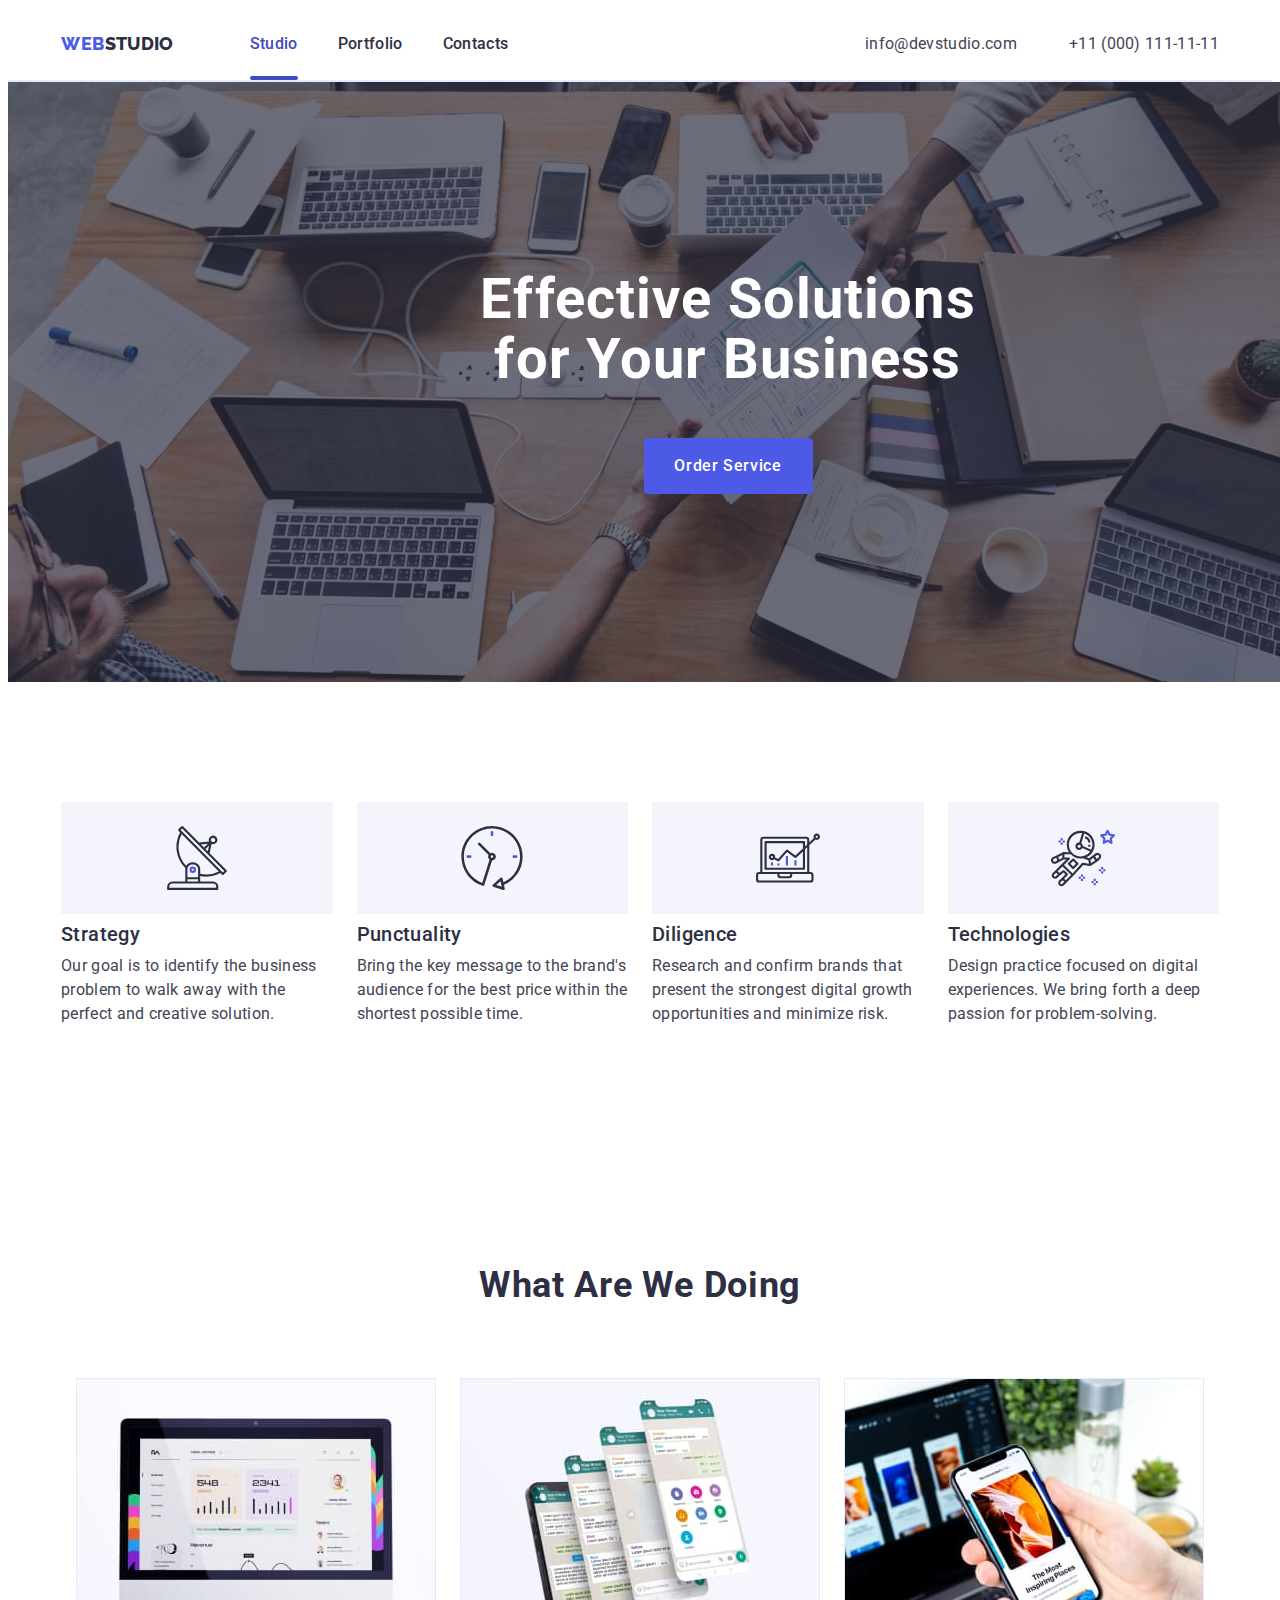
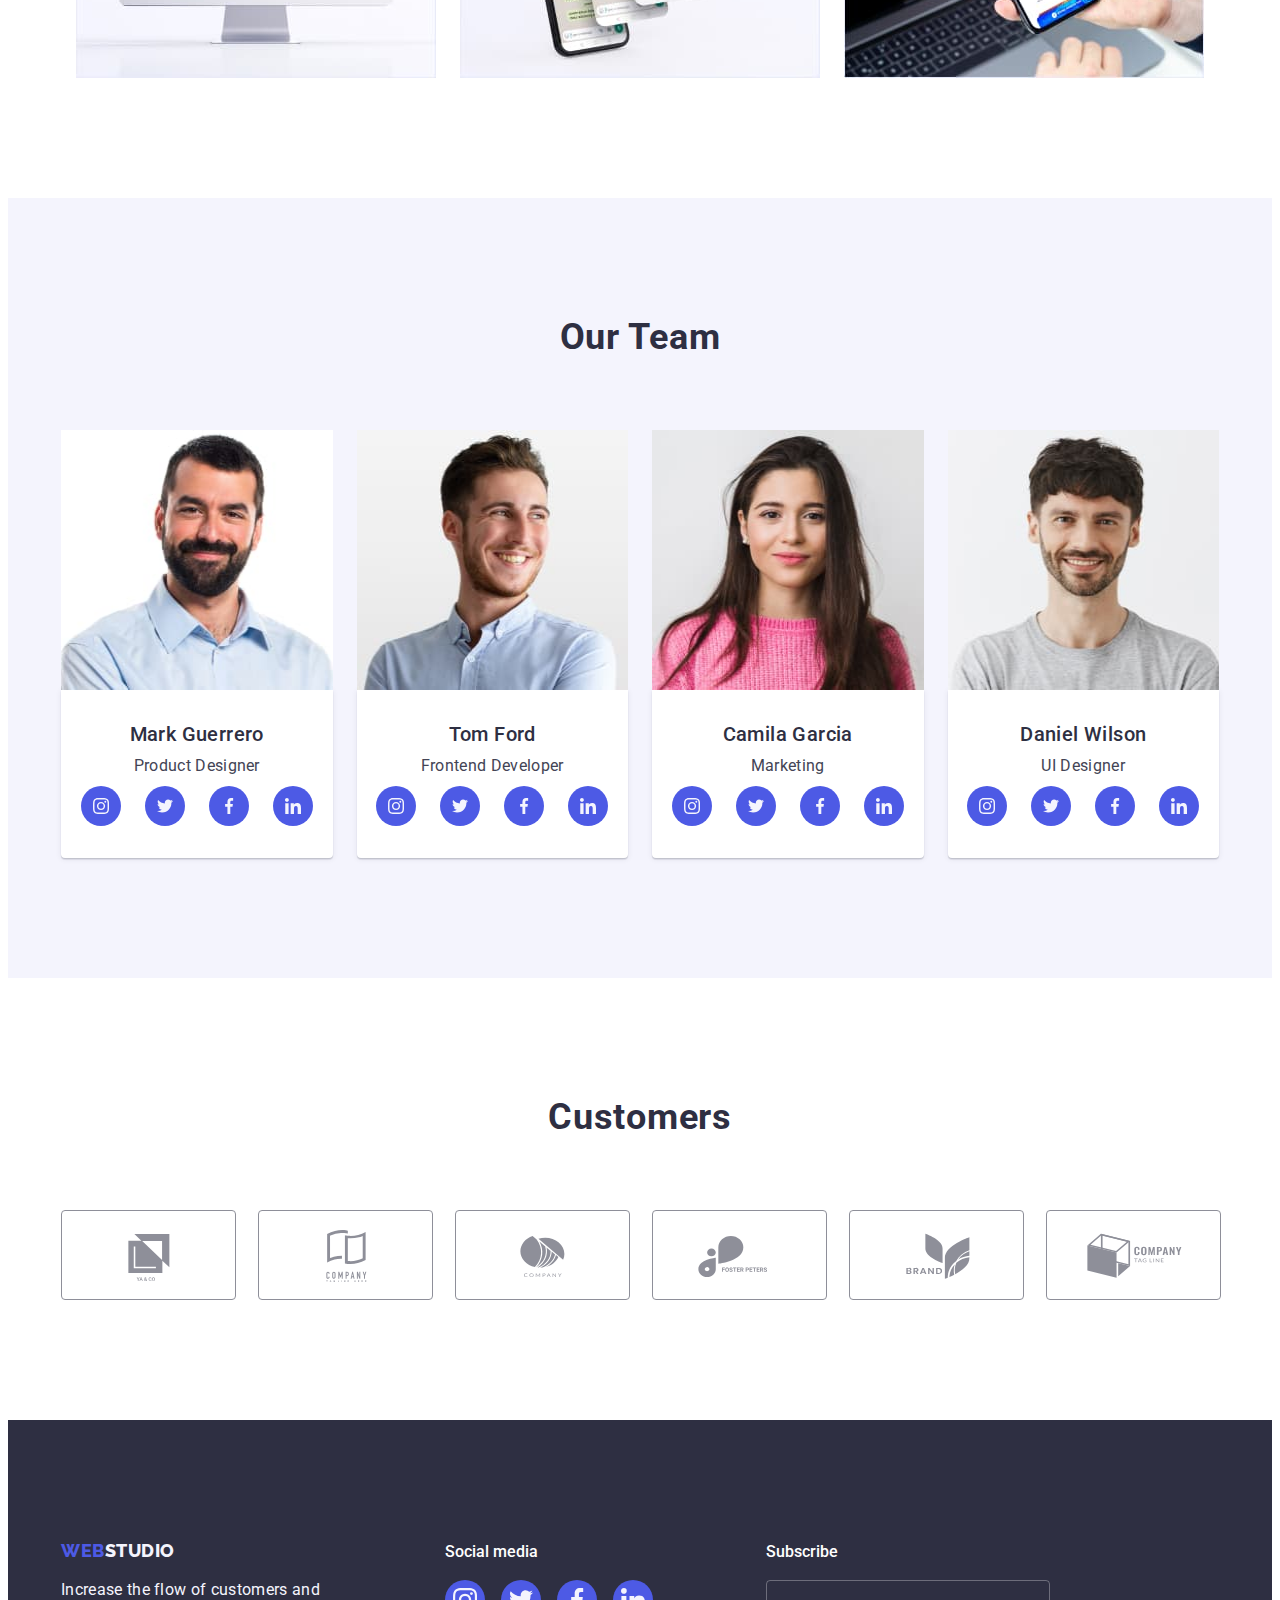
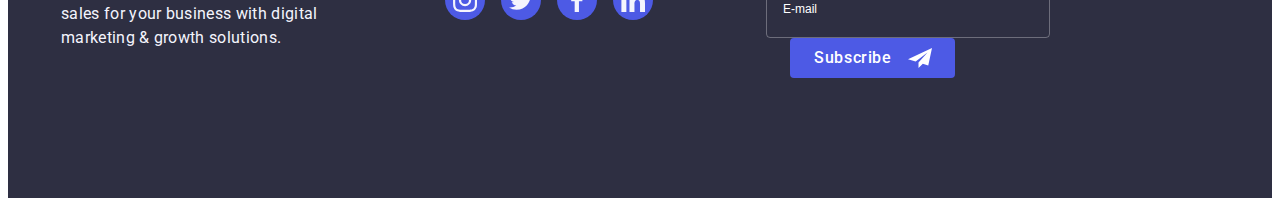
<file: index.html>
<!DOCTYPE html>
<html lang="en">
  <head>
    <meta charset="UTF-8" />
    <meta http-equiv="X-UA-Compatible" content="IE=edge" />
    <meta name="viewport" content="width=device-width, initial-scale=1.0" />
    <title>Webstudio</title>
    <link rel="preconnect" href="https://fonts.googleapis.com" />
    <link rel="preconnect" href="https://fonts.gstatic.com" crossorigin />
    <link
      href="https://fonts.googleapis.com/css2?family=Raleway:wght@800&family=Roboto:wght@400;500;700;900&display=swap"
      rel="stylesheet"
    />
    <link
      rel="stylesheet"
      href="https://cdnjs.cloudflare.com/ajax/libs/modern-normalize/1.1.0/modern-normalize.min.css"
      integrity="sha512-wpPYUAdjBVSE4KJnH1VR1HeZfpl1ub8YT/NKx4PuQ5NmX2tKuGu6U/JRp5y+Y8XG2tV+wKQpNHVUX03MfMFn9Q=="
      crossorigin="anonymous"
      referrerpolicy="no-referrer"
    />
    <link rel="stylesheet" href="./css/styles.css" />
  </head>
  <body>
    <header class="header">
      <div class="container main-nav">
        <nav class="header-nav list">
          <a class="logo link" href="./index.html"
            >Web<span class="logo-studio">Studio</span>
          </a>
            <div><button type="button" class="menu_button" data-menu-open>
              <svg width="29.54" height="18.62"><use class="icon_menu" href="./images/icon.svg#icon-charm_menu-1"></use></svg>
            </button></div>
            <!---------- !!!!!!!!!!!!!! -------------->
            <div class="menu-mobile is-hidden" data-menu>
              <div>
              <button type="button" class="close_button" data-menu-close>
                <svg width="8" height="8"><use class="icon_close" href="./images/icon.svg#icon-close-1"></use></svg>
              </button>
                <ul class="menu-mobile-list list">
                <li class="menu-mobile-item">
                  <a class="menu-mobile-item link" href="./index.html">Studio</a>
                </li>
                <li class="menu-mobile-item">
                  <a class="menu-mobile-item link" href="./portfolio.html">Portfolio</a>
                </li>
                <li class="menu-mobile-item">
                  <a class="menu-mobile-item current link" href="">Contacts</a>
                </li></ul>
            </div>
            <div>
              <address class="contacts-address">
              <ul class="menu-contacts list">
                <li class="menu-cont-li">
                  <a class="menu-phone link" href="tel:+110001111111"
                    >+11 (000) 111-11-11</a></li>
                <li class="menu-cont-li">
                  <a class="menu-email link" href="mailto:info@devstudio.com"
                    >info@devstudio.com</a></li>
              </ul></address>
              <ul class="ul menu-socs list">
                <li class="team-soc-item">
                  <a class="team-soc-link link" href=""><svg width="24" height="24" class="team-soc-icon">
                      <use href="./images/icon.svg#icon-instagram-2"></use></svg></a></li>
                <li class="team-soc-item">
                  <a class="team-soc-link link" href=""><svg width="24" height="24" class="team-soc-icon">
                      <use href="./images/icon.svg#icon-twitter-1"></use></svg></a></li>
                <li class="team-soc-item">
                  <a class="team-soc-link link" href=""><svg width="24" height="24" class="team-soc-icon">
                      <use href="./images/icon.svg#icon-facebook-1"></use></svg></a></li>
                <li class="team-soc-item">
                  <a class="team-soc-link link" href=""><svg width="24" height="24" class="team-soc-icon">
                      <use href="./images/icon.svg#icon-linkedin-1"></use></svg></a></li>
              </ul>
            </div>
            </div>
            <!------------- !!!!!!!!!!! --------------->
          <ul class="header-list list">
            <li class="item">
              <a class="header-item current link" href="./index.html">Studio</a>
            </li>
            <li class="item">
              <a class="header-item link" href="./portfolio.html">Portfolio</a>
            </li>
            <li class="item">
              <a class="header-item link" href="">Contacts</a>
            </li>
          </ul>
        </nav>
        <address class="contacts-address">
          <ul class="contacts list">
            <li class="item">
              <a class="contact-li link" href="mailto:info@devstudio.com"
                >info@devstudio.com</a>
            </li>
            <li class="item">
              <a class="contact-li link" href="tel:+110001111111"
                >+11 (000) 111-11-11</a>
            </li>
          </ul>
        </address>
      </div>
    </header>
    <main>
      <!-- Main banner -->
      <section class="banner">
        <div class="container">
          <h1 class="banner-title">Effective Solutions for Your Business</h1>
          <button class="banner-btn" data-modal-open type="button">Order Service</button>
        </div>
      </section>
      <!-- About company -->
      <section class="company section">
        <div class="container">
          <h2 class="title-hidder" hidden>features</h2>
          <ul class="about-company list">
            <li class="company_li">
              <div class="icon"><svg width="64" height="64" class="company-icon">
                <use href="./images/icon.svg#icon-antenna-1"></use></svg></div>
              <h3 class="guality-company">Strategy</h3>
              <p class="guality-comp-descr">
                Our goal is to identify the business problem to walk away with
                the perfect and creative solution.
              </p>
            </li>
            <li class="company_li">
              <div class="icon"><svg width="64" height="64" class="company-icon">
                <use href="./images/icon.svg#icon-clock-1"></use></svg></div>
              <h3 class="guality-company">Punctuality</h3>
              <p class="guality-comp-descr">
                Bring the key message to the brand's audience for the best price
                within the shortest possible time.
              </p>
            </li>
            <li class="company_li">
              <div class="icon"><svg width="64" height="64" class="company-icon">
                <use href="./images/icon.svg#icon-diagram-1"></use></svg></div>
              <h3 class="guality-company">Diligence</h3>
              <p class="guality-comp-descr">
                Research and confirm brands that present the strongest digital
                growth opportunities and minimize risk.
              </p>
            </li>
            <li class="company_li">
              <div class="icon"><svg width="64" height="64" class="company-icon">
                <use href="./images/icon.svg#icon-astronaut-1"></use></svg></div>
              <h3 class="guality-company">Technologies</h3>
              <p class="guality-comp-descr">
                Design practice focused on digital experiences. We bring forth a
                deep passion for problem-solving.
              </p>
            </li>
          </ul>
        </div>
      </section>
      <!-- What are we doing -->
      <section class="doing section">
        <div class="container">
          <h2 class="doing-title">What are we doing</h2>
          <ul class="doing-imgs list">
            <li class="doing_li">
              <img
                src="./images/computer.jpg"
                alt="computer"
                srcset="./images/computer.jpg 1x, ./images/computer2x.jpg 2x"
                width="360"
                height="300"
              />
            </li>
            <li class="doing_li">
              <img
                src="./images/phone.jpg"
                alt="phone"
                srcset="./images/phone.jpg 1x, ./images/phone2x.jpg 2x"
                width="360"
                height="300"
              />
            </li>
            <li class="doing_li">
              <img
                src="./images/technologies.jpg"
                alt="technologies"
                srcset="./images/technologies.jpg 1x, ./images/technologies2x.jpg 2x"
                width="360"
                height="300"
              />
            </li>
          </ul>
        </div>
      </section>
      <!-- Our team -->
      <section class="team section">
        <div class="container specially">
          <h2 class="our-team">Our Team</h2>
          <ul class="team_ul list">
            <li class="our_team_li">
              <img class="team_li"
                src="./images/Mark.jpg"
                alt="Mark"
                srcset="./images/Mark.jpg 1x, ./images/Mark2x.jpg 2x"
                width="264"
                height="260"
              />
              <div class="data">
                <h3 class="name">Mark Guerrero</h3>
                <p class="direction">Product Designer</p>
                <ul class="ul team-list list">
                  <li class="team-soc-item">
                    <a class="team-soc-link link" href=""><svg width="16" height="16" class="team-soc-icon">
                        <use href="./images/icon.svg#icon-instagram-2"></use></svg></a></li>
                  <li class="team-soc-item">
                    <a class="team-soc-link link" href=""><svg width="16" height="16" class="team-soc-icon">
                        <use href="./images/icon.svg#icon-twitter-1"></use></svg></a></li>
                  <li class="team-soc-item">
                    <a class="team-soc-link link" href=""><svg width="16" height="16" class="team-soc-icon">
                        <use href="./images/icon.svg#icon-facebook-1"></use></svg></a></li>
                  <li class="team-soc-item">
                    <a class="team-soc-link link" href=""><svg width="16" height="16" class="team-soc-icon">
                        <use href="./images/icon.svg#icon-linkedin-1"></use></svg></a></li>
                </ul>
              </div>
            </li>
            <li class="our_team_li">
              <img class="team_li"
              src="./images/Tom.jpg" 
              alt="Tom"
              srcset="./images/Tom.jpg 1x, ./images/Tom2x.jpg 2x"
              width="264" 
              height="260" 
              />
              <div class="data">
                <h3 class="name">Tom Ford</h3>
                <p class="direction">Frontend Developer</p>
                <ul class="ul team-list list">
                  <li class="team-soc-item">
                    <a class="team-soc-link link" href=""><svg width="16" height="16" class="team-soc-icon">
                        <use href="./images/icon.svg#icon-instagram-2"></use></svg></a></li>
                  <li class="team-soc-item">
                    <a class="team-soc-link link" href=""><svg width="16" height="16" class="team-soc-icon">
                        <use href="./images/icon.svg#icon-twitter-1"></use></svg></a></li>
                  <li class="team-soc-item">
                    <a class="team-soc-link link" href=""><svg width="16" height="16" class="team-soc-icon">
                        <use href="./images/icon.svg#icon-facebook-1"></use></svg></a></li>
                  <li class="team-soc-item">
                    <a class="team-soc-link link" href=""><svg width="16" height="16" class="team-soc-icon">
                        <use href="./images/icon.svg#icon-linkedin-1"></use></svg></a></li>
                </ul>
              </div>
            </li>
            <li class="our_team_li">
              <img class="team_li"
                src="./images/Camila.jpg"
                alt="Camila"
                srcset="./images/Camila.jpg 1x, ./images/Camila2x.jpg 2x"
                width="264"
                height="260"
              />
              <div class="data">
                <h3 class="name">Camila Garcia</h3>
                <p class="direction">Marketing</p>
                <ul class="ul team-list list">
                  <li class="team-soc-item">
                    <a class="team-soc-link link" href=""><svg width="16" height="16" class="team-soc-icon">
                        <use href="./images/icon.svg#icon-instagram-2"></use></svg></a></li>
                  <li class="team-soc-item">
                    <a class="team-soc-link link" href=""><svg width="16" height="16" class="team-soc-icon">
                        <use href="./images/icon.svg#icon-twitter-1"></use></svg></a></li>
                  <li class="team-soc-item">
                    <a class="team-soc-link link" href=""><svg width="16" height="16" class="team-soc-icon">
                        <use href="./images/icon.svg#icon-facebook-1"></use></svg></a></li>
                  <li class="team-soc-item">
                    <a class="team-soc-link link" href=""><svg width="16" height="16" class="team-soc-icon">
                        <use href="./images/icon.svg#icon-linkedin-1"></use></svg></a></li>
                </ul>
              </div>
            </li>
            <li class="our_team_li">
              <img class="team_li"
                src="./images/Daniel.jpg"
                alt="Daniel"
                srcset="./images/Daniel.jpg 1x, ./images/Daniel2x.jpg 2x"
                width="264"
                height="260"
              />
              <div class="data">
                <h3 class="name">Daniel Wilson</h3>
                <p class="direction">UI Designer</p>
                <ul class="ul team-list list">
                  <li class="team-soc-item">
                    <a class="team-soc-link link" href=""><svg width="16" height="16" class="team-soc-icon">
                        <use href="./images/icon.svg#icon-instagram-2"></use></svg></a></li>
                  <li class="team-soc-item">
                    <a class="team-soc-link link" href=""><svg width="16" height="16" class="team-soc-icon">
                        <use href="./images/icon.svg#icon-twitter-1"></use></svg></a></li>
                  <li class="team-soc-item">
                    <a class="team-soc-link link" href=""><svg width="16" height="16" class="team-soc-icon">
                        <use href="./images/icon.svg#icon-facebook-1"></use></svg></a></li>
                  <li class="team-soc-item">
                    <a class="team-soc-link link" href=""><svg width="16" height="16" class="team-soc-icon">
                        <use href="./images/icon.svg#icon-linkedin-1"></use></svg></a></li>
                </ul>
              </div>
            </li>
          </ul>
        </div>
      </section>
      <!-- Customers -->
      <section class="section">
        <div class="container customers">
          <h2 class="title-customers">Customers</h2>
          <ul class="our-customers list">
            <li class="box"><a class="box-icon" href=""><svg width="104" height="56" class="customer-icon">
              <use href="./images/icon.svg#icon-Logo"></use></svg></a></li>
            <li class="box"><a class="box-icon" href=""><svg width="104" height="56" class="customer-icon">
              <use href="./images/icon.svg#icon-Logo-1"></use></svg></a></li>
            <li class="box"><a class="box-icon" href=""><svg width="104" height="56" class="customer-icon">
              <use href="./images/icon.svg#icon-Logo-2"></use></svg></a></li>
            <li class="box"><a class="box-icon" href=""><svg width="104" height="56" class="customer-icon">
              <use href="./images/icon.svg#icon-Logo-3"></use></svg></a></li>
            <li class="box"><a class="box-icon" href=""><svg width="104" height="56" class="customer-icon">
              <use href="./images/icon.svg#icon-Logo-4"></use></svg></a></li>
            <li class="box"><a class="box-icon" href=""><svg width="104" height="56" class="customer-icon">
              <use href="./images/icon.svg#icon-Logo-5"></use></svg></a></li>
          </ul>
        </div>
      </section>
    </main>
    <footer>
      <section class="footer section">
       <div class="container logo-soc">
        <div class="footer-container">
          <a class="logo-footer link" href="./index.html"
            >Web<span class="studio-footer">Studio</span>
          </a>
          <p class="page-footer">
            Increase the flow of customers and sales for your business with
            digital marketing & growth solutions.
          </p>
        </div>
        <div class="footer-soc">
          <p class="title-footer-soc">Social media</p>
          <ul class="ul foorer-soc-list list">
            <li class="footer-soc-item">
              <a class="footer-soc-link link" href=""><svg width="24" height="24" class="footer-soc-icon">
                  <use href="./images/icon.svg#icon-instagram-2"></use></svg></a></li>
            <li class="footer-soc-item">
              <a class="footer-soc-link link" href=""><svg width="24" height="24" class="footer-soc-icon">
                  <use href="./images/icon.svg#icon-twitter-1"></use></svg></a></li>
            <li class="footer-soc-item">
              <a class="footer-soc-link link" href=""><svg width="24" height="24" class="footer-soc-icon">
                  <use href="./images/icon.svg#icon-facebook-1"></use></svg></a></li>
            <li class="footer-soc-item">
              <a class="footer-soc-link link" href=""><svg width="24" height="24" class="footer-soc-icon">
                  <use href="./images/icon.svg#icon-linkedin-1"></use></svg></a></li>
          </ul>
        </div>
        <div class="footer-sub-box">
          <p class="title-lab">Subscribe</p>
          <form class="footer-sub-form">
              <input 
              class="footer-input"
              type="email"
              name="email"
              placeholder="E-mail">
              <button class="footer_buttom" type="sudmit">Subscribe<svg width="24" height="24" class="subscribe_icon">
                <use href="./images/icon.svg#icon-Frame"></use></svg></button>
          </form>
        </div>
       </div>
      </section>
    </footer>
    <!------------------- Mobile =----------------->
    <div class="backdrop is-hidden" data-modal>
    <div class="modal">
      <button type="button" class="close-icom" data-modal-close><svg width="8" height="8" class="close"><use href="./images/icon.svg#icon-close-1"></use></svg></button>
    <p class="modal_title">Leave your contacts and we will call you back</p>
    <form class="mobile_form">
      <label><span class="mobile_label_text">Name</span>
        <div class="input_wrap">
          <input 
          class="mobile_input"
          name="preson"
          type="text">
        <svg width="18" height="24" class="mobile_icon">
          <use href="./images/icon.svg#icon-person-black"></use></svg>
        </div>
      </label>
      <label><span class="mobile_label_text">Phone</span>
        <div class="input_wrap">
          <input 
          type="text"
          name="phone"
          class="mobile_input">
          <svg width="18" height="24" class="mobile_icon">
            <use href="./images/icon.svg#icon-phone-black"></use></svg>
        </div>
      </label>
      <label><span class="mobile_label_text">Email</span>
      <div class="input_wrap">
        <input
        type="text" 
        class="mobile_input"
        name="email">
      <svg width="18" height="24" class="mobile_icon">
        <use href="./images/icon.svg#icon-email-black"></use></svg>
      </div>
      </label>
      <label><span class="mobile_label_text">Comment</span></label>
        <textarea
        class="mobile_input_comment"
        id="user-comment"
        name="user-comment"
        placeholder="Text input"></textarea>
      <div class="mobile_field">
        <input
        class="mobile_check visually-hidden"
        type="checkbox"
        id="accept"
        name="agreement"
        value="accept">
        <label 
        for="accept" 
        class="input_agreement"
        ><span><svg width="10" height="8" class="check_icon">
          <use href="./images/icon.svg#icon-vector"></use></svg>
        </span>
        I accept the terms and conditions of the <a href=""><div class="privacy-policy">Privacy Policy</div></a></label>
      </div>
      <button class="mobile_buttom" type="sudmit">Send</button>
    </form>
  </div>
  </div>
  <script src="./js/mobile-menu.js"></script>
    <script src="./js/modal.js"></script>
  </body>
</html>
</file>
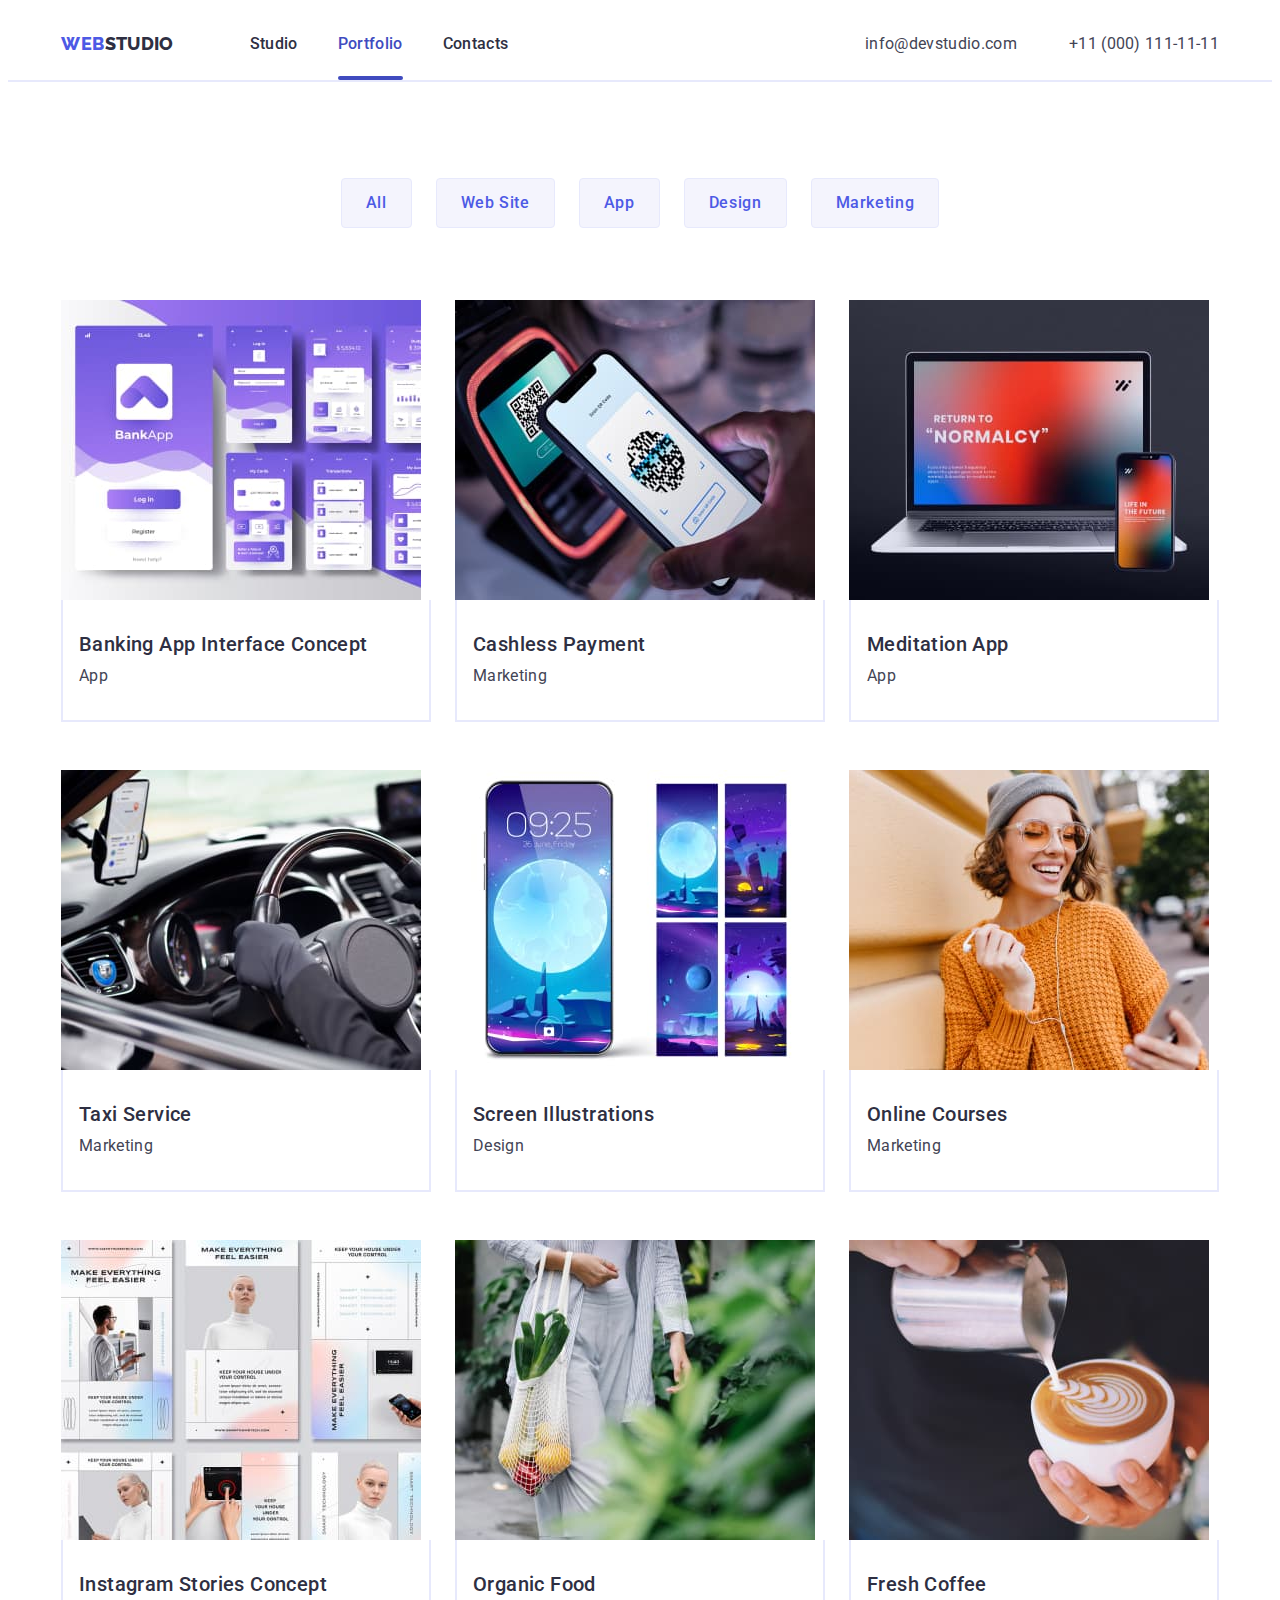
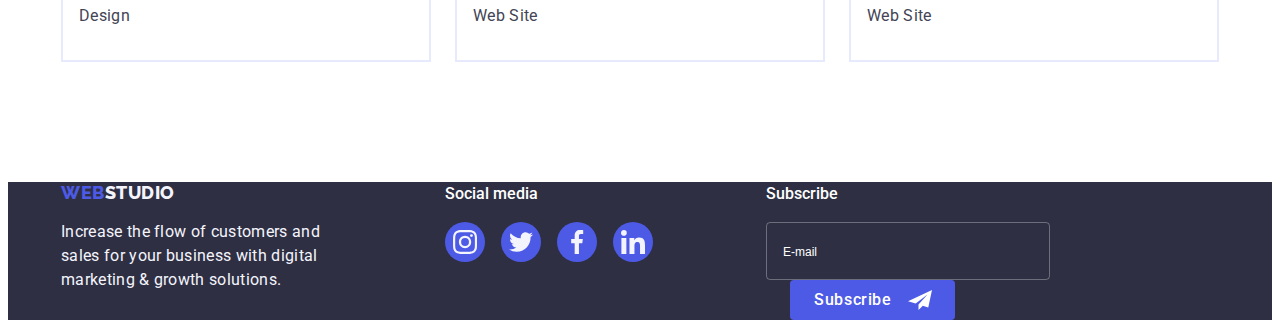
<file: portfolio.html>
<!DOCTYPE html>
<html lang="en">
  <head>
    <meta charset="UTF-8" />
    <meta http-equiv="X-UA-Compatible" content="IE=edge" />
    <meta name="viewport" content="width=device-width, initial-scale=1.0" />
    <title>Webstudio</title>
    <link rel="preconnect" href="https://fonts.googleapis.com" />
    <link rel="preconnect" href="https://fonts.gstatic.com" crossorigin />
    <link
      href="https://fonts.googleapis.com/css2?family=Raleway:wght@800&family=Roboto:wght@400;500;700;900&display=swap"
      rel="stylesheet"
    />
    <link
      rel="stylesheet"
      href="https://cdnjs.cloudflare.com/ajax/libs/modern-normalize/1.1.0/modern-normalize.min.css"
      integrity="sha512-wpPYUAdjBVSE4KJnH1VR1HeZfpl1ub8YT/NKx4PuQ5NmX2tKuGu6U/JRp5y+Y8XG2tV+wKQpNHVUX03MfMFn9Q=="
      crossorigin="anonymous"
      referrerpolicy="no-referrer"
    />
    <link rel="stylesheet" href="./css/styles.css" />
  </head>
  <body>
    <header class="header">
      <div class="container main-nav">
        <nav class="header-nav list">
          <a class="logo link" href="./index.html"
            >Web<span class="logo-studio">Studio</span></a
          >
          <ul class="header-list list">
            <li class="item">
              <a class="header-item link" href="./index.html">Studio</a>
            </li>
            <li class="item">
              <a class="header-item link current" href="./portfolio.html">Portfolio</a>
            </li>
            <li class="item">
              <a class="header-item link" href="">Contacts</a>
            </li>
          </ul>
        </nav>
        <address class="contacts-address">
          <ul class="contacts list">
            <li class="item">
              <a class="contact-li link" href="mailto:info@devstudio.com"
                >info@devstudio.com</a
              >
            </li>
            <li class="item">
              <a class="contact-li link" href="tel:+110001111111"
                >+11 (000) 111-11-11</a
              >
            </li>
          </ul>
        </address>
      </div>
    </header>
    <main>
    <section class="buttons-pictures">
      <div class="container">
      <h1 class="title-btn" hidden>features</h1>
      <!-------------- buttons-------------->
      <ul class="portf-butns list">
        <li>
            <button class="portf-butn-list" type="button">All</button>
        </li>
        <li>
            <button class="portf-butn-list" type="button">Web Site</button>
        </li>
        <li>
            <button class="portf-butn-list" type="button">App</button>
        </li>
        <li>
            <button class="portf-butn-list" type="button">Design</button>
        </li>
        <li>
            <button class="portf-butn-list" type="button">Marketing</button>
        </li>
    </ul>
    <!------------- pictures--------------------->
    <ul class="portf-typs list">
        <li class="img-li">
          <a class="portf-list-img link" href="#"><div class="picture"><img src="./images/banking.jpg" alt="banking" width="360"/>
            <p class="paragraph">14 Stylish and User-Friendly App Design Concepts · Task Manager App · Calorie Tracker App · Exotic Fruit Ecommerce App · Cloud Storage App</p></div>
          <div class="brd-text"><h2 class="title-img">Banking App Interface Concept</h2>
            <p class="portf-list">App</p></div></a>
        </li>
        <li class="img-li">
          <a class="portf-list-img link" href="#"><div class="picture"><img src="./images/cashless.jpg" alt="cashless" width="360"/>
            <p class="paragraph">14 Stylish and User-Friendly App Design Concepts · Task Manager App · Calorie Tracker App · Exotic Fruit Ecommerce App · Cloud Storage App</p></div>
            <div class="brd-text"><h2 class="title-img">Cashless Payment</h2>
          <p class="portf-list">Marketing</p></div></a>
        </li>
        <li class="img-li">
          <a class="portf-list-img link" href="#"><div class="picture"><img src="./images/meditaion.jpg" alt="meditaion" width="360"/>
            <p class="paragraph">14 Stylish and User-Friendly App Design Concepts · Task Manager App · Calorie Tracker App · Exotic Fruit Ecommerce App · Cloud Storage App</p></div>
          <div class="brd-text"><h2 class="title-img">Meditation App</h2>
          <p class="portf-list">App</p></div></a>
        </li>
      <li class="img-li">
        <a class="portf-list-img link" href="#"><div class="picture"><img src="./images/taxi.jpg" alt="Taxi" width="360"/>
          <p class="paragraph">14 Stylish and User-Friendly App Design Concepts · Task Manager App · Calorie Tracker App · Exotic Fruit Ecommerce App · Cloud Storage App</p></div>
        <div class="brd-text"><h2 class="title-img">Taxi Service</h2>
        <p class="portf-list">Marketing</p></div></a>
      </li>
      <li class="img-li">
        <a class="portf-list-img link" href="#"><div class="picture"><img src="./images/screen.jpg" alt="Screen" width="360"/>
          <p class="paragraph">14 Stylish and User-Friendly App Design Concepts · Task Manager App · Calorie Tracker App · Exotic Fruit Ecommerce App · Cloud Storage App</p></div>
        <div class="brd-text"><h2 class="title-img">Screen Illustrations</h2>
        <p class="portf-list">Design</p></div></a>
      </li>
      <li class="img-li">
        <a class="portf-list-img link" href="#"><div class="picture"><img src="./images/online.jpg" alt="Online" width="360"/>
          <p class="paragraph">14 Stylish and User-Friendly App Design Concepts · Task Manager App · Calorie Tracker App · Exotic Fruit Ecommerce App · Cloud Storage App</p></div>
        <div class="brd-text"><h2 class="title-img">Online Courses</h2>
        <p class="portf-list">Marketing</p></div></a>
      </li>
      <li class="img-li">
        <a class="portf-list-img link" href="#"><div class="picture"><img src="./images/insta.jpg" alt="Insta" width="360"/>
          <p class="paragraph">14 Stylish and User-Friendly App Design Concepts · Task Manager App · Calorie Tracker App · Exotic Fruit Ecommerce App · Cloud Storage App</p></div>
        <div class="brd-text"><h2 class="title-img">Instagram Stories Concept</h2>
        <p class="portf-list">Design</p></div></a>
      </li>
      <li class="img-li">
        <a class="portf-list-img link" href="#"><div class="picture"><img src="./images/food.jpg" alt="Food" width="360"/>
          <p class="paragraph">14 Stylish and User-Friendly App Design Concepts · Task Manager App · Calorie Tracker App · Exotic Fruit Ecommerce App · Cloud Storage App</p></div>
        <div class="brd-text"><h2 class="title-img">Organic Food</h2>
        <p class="portf-list">Web Site</p></div></a>
      </li>
      <li class="img-li">
        <a class="portf-list-img link" href="#"><div class="picture"><img src="./images/coffee.jpg" alt="Coffee" width="360"/>
          <p class="paragraph">14 Stylish and User-Friendly App Design Concepts · Task Manager App · Calorie Tracker App · Exotic Fruit Ecommerce App · Cloud Storage App</p></div>
        <div class="brd-text"><h2 class="title-img">Fresh Coffee</h2>
        <p class="portf-list">Web Site</p></div></a>
      </li>
    </ul>
    </section>
  </main>
  <footer class="footer">
    <div class="container logo-soc">
      <div class="footer-container">
        <a class="logo-footer link" href="./index.html"
          >Web<span class="studio-footer">Studio</span>
        </a>
        <p class="page-footer">
          Increase the flow of customers and sales for your business with
          digital marketing & growth solutions.
        </p>
      </div>
      <div class="footer-soc">
        <p class="title-footer-soc">Social media</p>
        <ul class="ul foorer-soc-list list">
          <li class="footer-soc-item">
            <a class="footer-soc-link link" href=""><svg width="24" height="24" class="footer-soc-icon">
                <use href="./images/icon.svg#icon-instagram-2"></use></svg></a></li>
          <li class="footer-soc-item">
            <a class="footer-soc-link link" href=""><svg width="24" height="24" class="footer-soc-icon">
                <use href="./images/icon.svg#icon-twitter-1"></use></svg></a></li>
          <li class="footer-soc-item">
            <a class="footer-soc-link link" href=""><svg width="24" height="24" class="footer-soc-icon">
                <use href="./images/icon.svg#icon-facebook-1"></use></svg></a></li>
          <li class="footer-soc-item">
            <a class="footer-soc-link link" href=""><svg width="24" height="24" class="footer-soc-icon">
                <use href="./images/icon.svg#icon-linkedin-1"></use></svg></a></li>
        </ul>
      </div>
      <div class="footer-sub-box">
        <p class="title-lab">Subscribe</p>
        <form class="footer-sub-form">
            <input 
            class="footer-input"
            type="email"
            name="email"
            placeholder="E-mail">
            <button class="footer_buttom" type="sudmit">Subscribe <svg width="24" height="24" class="subscribe_icon">
              <use href="./images/icon.svg#icon-Frame"></use></svg></button>
        </form>
      </div>
  </footer>
</body>
</html>
</file>
<file: css/styles.css>
html{
    box-sizing: border-box;
}
:root{
--primary-text-color: #434455;
--title-text-color: #4D5AE5;
--accent-color: #2E2F42;
--hover-fokus-color: #404bbf;
--text-footer: #E7E9FC;
--white: #FFFFFF;
--light-color: #F4F4FD;
--buutton-background: #F4F4FD;
--light-gray: #8E8F99;
--grad: linear-gradient( rgba(46, 47, 66, 0.7),rgba(46, 47, 66, 0.7))    
}
body{
    font-family: 'Roboto', sans-serif;
    color: var(--accent-color);
}
.visually-hidden {
    position: absolute;
    width: 1px;
    height: 1px;
    margin: -1px;
    border: 0;
    padding: 0;
    white-space: nowrap;
    clip-path: inset(100%);
    clip: rect(0 0 0 0);
    overflow: hidden;
  }
/*-----------------header--------------------*/
.header{
    border-bottom: 2px solid var(--text-footer);
}
.link{
    text-decoration: none;
}
.list{
    padding: 0;
    margin: 0;
    list-style: none;
    }
 *,
 * ::before
 ::after{
    box-sizing: border-box;
 }

h1,h2,h3,h4,p{
    margin-top: 0;
    margin-bottom: 0;
}
ul{
    margin-top: 0;
    margin-bottom: 0;
}
img{
    display: block;
}
.section{
    padding-top: 96px;
    padding-bottom: 96px;
}

.logo{
    font-family: 'Raleway', sans-serif;
    font-weight: 800;
    font-size: 18px;
    line-height: 1.17;
    letter-spacing: 0.03em;
    text-transform: uppercase;
    color: var(--title-text-color);
}
.logo-studio{
    font-family: 'Raleway', sans-serif;
    font-weight: 800;
    font-size: 18px;
    line-height: 1.33;
    letter-spacing: 0.02em;
    color: var(--accent-color);
}
.header-nav{
    display: flex;
    align-items: center;
    justify-content: space-between;
}
.menu_button{
display: inline-flex;
align-items: center;
padding-top: 24px;
padding-bottom: 24px;
margin-left: auto;
border: none;
stroke: var(--accent-color);
background-color: transparent;  
}
.menu-mobile{
    position: fixed;
    top: 0;
    z-index: 1;
    width: 100%;
    height: 100%;
    left: 0;
    padding: 24px 24px 40px 40px;
    background-color: var(--white);
    display: flex;
    flex-direction: column;
    justify-content: space-between;
}
.close_button{
    display: flex;
    justify-content: center;
    align-items: center;
    width: 24px;
    height: 24px;
    margin-top: 0;
    margin-left: auto;
    margin-bottom: 32px;
    padding: 4px;
    border-radius: 50%;
    fill: var(--accent-color);
    border: 1px solid rgba(0, 0, 0, 0.1);
    background-color: var(--text-footer)
}
.menu-mobile-list{
margin-bottom: 20px;
}
.menu-mobile-item:not(:last-child){
    margin-bottom: 40px;
}
.menu-mobile-item{
    font-weight: 700;
    font-size: 36px;
    line-height: 1.11;
    letter-spacing: 0.02em;
    color: var(--accent-color);
}
.current{
    color: var(--hover-fokus-color)
}
.contacts-address{
    font-style: normal;
}
.menu-cont-li:not(:last-child){
    margin-bottom: 40px;
}
.menu-phone{
    font-weight: 700;
    font-size: 36px;
    line-height: 1.11;
    color: var(--title-text-color);
}
.menu-email{
    font-weight: 500;
    font-size: 20px;
    line-height: 1.2;
    color: var(--primary-text-color);
}
.menu-socs{
    display: flex;
    justify-content: space-between;
    gap: 56px;
    margin-top: 48px;
}
.header-list{
    display: none;
}
.contacts{
    display: none
}
    /*--------------Main banner------------------*/
    .banner{
        width: 100%;
        background-color: var(--accent-color);
        background-image: var(--grad), url(../images/banner-mob.jpg);
        background-repeat: no-repeat;
        background-position: center;
        background-size: cover;
        padding-top: 112px;
        padding-bottom: 112px;
    }
    @media (min-device-pixel-ratio: 2),
    (min-resolution: 192dpi),
    (min-resolution: 2dppx) {
    .banner{
    background-image: var(--grad), url(../images/banner-mob2x.jpg);
  }
}
    .banner-title{
        font-weight: 700;
        font-size: 36px;
        line-height: 1.11;
        letter-spacing: 0.02em;
        width: 320px;
        height: 80px;
        text-align: center;
        margin-left: auto;
        margin-right: auto;
        color: var(--white);
    }
    .banner-btn{
        font-family: 'Roboto', sans-serif;
        font-weight: 500;
        font-size: 16px;
        line-height: 1.5;
        letter-spacing: 0.04em;
        margin-left: auto;
        margin-right: auto;
        width: 169px;
        height: 56px;
        margin-top: 48px;
        color: var(--white);
        background: var(--title-text-color);
        border-radius: 4px;
        border: none;
        cursor: pointer;
        display: block;
    }
    /*----------------About company-----------------*/

    .about-company{
        display: flex;
        flex-wrap: wrap;
        gap: 72px;
    }
    .company_li{
        width: 100%;
    }
    .icon{
        display: none;
    }
    .guality-company{
        font-weight: 700;
        font-size: 36px;
        line-height: 1.11;
        letter-spacing: 0.02em;
        text-align: center;
        margin-bottom: 8px; 
    }
    .guality-comp-descr{
        font-weight: 500;
        font-size: 16px;
        line-height: 1.5;
        letter-spacing: 0.02em;
        width: 100%;
        color: var(--primary-text-color);
    }
    /*----------------What are we doing---------------*/
    .doing{
        display: none;
    }
    /*------------------Our team---------------------*/
    .team{
        background-color: var(--light-color);
    }
    .our-team{ 
        text-align: center;
        font-weight: 700;
        font-size: 36px;
        line-height: 1.11;
        letter-spacing: 0.02em;
        margin-bottom: 72px;
        text-transform: capitalize;
    }
    .team_ul{
        display: flex;
        flex-wrap: wrap;
        gap: 72px;
    }
    .team_li{
        width: 100%;
    }
    .data{
        padding-top: 32px;
        padding-bottom: 32px;
        text-align: center;
        background-color: var(--white);
        box-shadow: 0px 1px 6px rgba(46, 47, 66, 0.08), 0px 1px 1px rgba(46, 47, 66, 0.16), 0px 2px 1px rgba(46, 47, 66, 0.08);
        border-radius: 0px 0px 4px 4px;
    }
    .name{
        font-weight: 500;
        font-size: 20px;
        line-height: 1.2;
        letter-spacing: 0.02em;
        margin-bottom: 8px;
    }
    .direction{
        font-size: 16px;
        line-height: 1.5;
        letter-spacing: 0.02em;
        margin-bottom: 8px;
        color: var(--primary-text-color);
    }
    .team-list{
        display: flex;
        justify-content: space-around;
    }
    .team-soc-item{
        width: 40px;
        height: 40px;
    }
    .team-soc-link{
        width: 100%;
        height: 100%;
        border-radius: 50%;
        background-color: var(--title-text-color);
        display: flex;
        align-items: center;
        justify-content: center;
        fill: var(--light-color);
        transition: background-color 250ms cubic-bezier(0.4, 0, 0.2, 1);
    }
    /*----------------Customers--------------------*/
    .title-customers{
        font-weight: 700;
        font-size: 36px;
        line-height: 1.11;
        letter-spacing: 0.02em;
        margin-bottom: 72px;
        text-align: center;
        text-transform: capitalize;
    }
    .our-customers{
        display: flex;
        flex-wrap: wrap;
        gap: 72px 16px;
    }
    .box{
        width: calc((100% - 16px) / 2);
    }
    .box-icon{
        display: flex;
        justify-content: center;
        align-items: center;
        width: 100%;
        height: 88px;
        border-radius: 4px;
        border: 1px solid #8E8F99;
        fill: var(--light-gray);
        transition: border-color 250ms cubic-bezier(0.4, 0, 0.2, 1);
    }
    /*----------------portfolio--------------------*/
    /*------buttons------------*/
    .buttons-pictures{
            display: flex;
            padding-top: 96px;
            padding-bottom: 120px;
            justify-items: center;
    }
    .portf-butns .portf-butn-list:hover,
    .portf-butns .portf-butn-list:focus{
        background-color: var(--hover-fokus-color);
        border-color: var(--hover-fokus-color);
        color: var(--white);
        box-shadow: 0px 3px 1px rgba(0, 0, 0, 0.1), 0px 2px 1px rgba(0, 0, 0, 0.08), 0px 2px 2px rgba(0, 0, 0, 0.12);
    }
    .title-btn{
        position: absolute;
        width: 1px;
        height: 1px;
        margin: -1px;
        border: 0;
        padding: 0;
        white-space: nowrap;
        clip-path: inset(100%);
        clip: rect(0 0 0 0);
        overflow: hidden;
    }
    .brd-text{
        padding: 32px 16px;
        border: 2px solid var(--text-footer); 
        border-top: 0; 
    }
    .portf-butns{
        display: flex;
        justify-content: center;
        margin-bottom: 72px;
        gap: 24px;
    }
    .portf-butn-list{
        font-family: 'Roboto', sans-serif;
        font-weight: 500;
        font-size: 16px;
        line-height: 1.5;
        letter-spacing: 0.04em;
        padding: 12px 24px;
        color: var(--title-text-color); 
        background: var(--buutton-background);
        border-radius: 4px;
        border: 1px solid var(--text-footer);
        cursor: pointer;

        transition: 250ms cubic-bezier(0.4, 0, 0.2, 1);
    }
    .link{
        text-decoration: none;
    }

/*---------pictures---------*/
.img{
    padding-bottom: 120px;
}
.img-li{
    width: calc((100% - 48px) /3);
    transition: box-shadow 250ms cubic-bezier(0.4, 0, 0.2, 1);
}
.portf-typs{
    display: flex;
    flex-wrap: wrap;
    row-gap: 48px;
    column-gap: 24px;
}
.img-li:hover .paragraph{
    transform: translateY(0);
}
.picture{
    position: relative; 
    overflow: hidden;
 }
 .paragraph{
     position: absolute;
     top: 0;
     left: 0;
     height: 100%;
     font-weight: 400;
     font-size: 16px;
     line-height: 1.5;
     padding: 40px 32px 0;
     color: var(--light-color);
     background-color: var(--title-text-color);
     transform: translateY(100%);
     transition: transform 250ms cubic-bezier(0.4, 0, 0.2, 1);
 }
.portf-typs .img-li:hover{
    box-shadow: 0px 1px 6px rgba(46, 47, 66, 0.08), 0px 1px 1px rgba(46, 47, 66, 0.16), 0px 2px 1px rgba(46, 47, 66, 0.08);
}
.portf-list{
    display: block;
    font-weight: 400;
    font-size: 16px;
    line-height: 1.5;
    letter-spacing: 0.02em;
    color: var(--primary-text-color);

    transition: box-shadow 250ms cubic-bezier(0.4, 0, 0.2, 1);
}    
.title-img{
        font-weight: 500;
        font-size: 20px;
        line-height: 1.2;
        letter-spacing: 0.02em;
        margin-bottom: 8px;
        color: var(--accent-color);
        }
    /*-----------------footer--------------------*/
    .footer{
        background: var(--accent-color);
    }
    .logo-soc{
        display: flex;
        flex-wrap: wrap;
    }
    .footer-container{
        text-align: center;
        margin-left: auto;
        margin-right: auto;
        width: 268px;
        margin-bottom: 72px;
    }
    .logo-footer{
        font-family: 'Raleway', sans-serif;
        font-style: normal;
        font-weight: 800;
        font-size: 18px;
        line-height: 1.17;
        letter-spacing: 0.03em;
        text-transform: uppercase;
        color: var(--title-text-color);
    }
    .studio-footer{
        font-family: 'Raleway', sans-serif;
        font-weight: 800;
        font-size: 18px;
        line-height: 1.16;
        letter-spacing: 0.03em;
        color: var(--light-color);
    }
    .page-footer{
        text-align: start;
        margin-top: 16px;
        font-weight: 400;
        font-size: 16px;
        line-height: 1.5;
        letter-spacing: 0.02em;
        color: var(--light-color);
    }
    .footer-soc{
        margin-left: auto;
        margin-right: auto;
        margin-bottom: 72px;
    }
    .title-footer-soc{
        text-align: center;
        font-weight: 500;
        font-size: 16px;
        line-height: 1.5;
        margin-bottom: 16px;
        color: var(--white);
        }
    .foorer-soc-list{
        display: flex;
        justify-content: center;
        gap: 16px;
    }
    .footer-soc-item{
        width: 40px;
        height: 40px;
    }
    .footer-soc-link{
        display: flex;
        align-items: center;
        justify-content: center;
        width: 100%;
        height: 100%;
        border-radius: 50%;
        background-color: var(--title-text-color);
        transition: background-color 250ms cubic-bezier(0.4, 0, 0.2, 1);
    }
    .footer-soc-icon{
        fill: #F4F4FD;
    }
    .footer-soc-link:hover{
        background-color: #31D0AA;
    }
    .footer-sub-box{
        display: flex;
        flex-wrap: wrap;
    }
    .title-lab{
        font-weight: 500;
        font-size: 16px;
        line-height: 1.5;
        margin-bottom: 16px;
        margin-left: auto;
        margin-right: auto;
        color: var(--white);
        }
    .footer-input{
        width: 100%;
        height: 40px;
        border: 1px solid rgba(255, 255, 255, 0.3);
        border-radius: 4px;
        padding-left: 16px;
        padding-top: 8px;
        padding-bottom: 8px;
        margin-bottom: 16px;
        color: var(--white);
        background-color: transparent;
        outline: transparent;
    }
    .footer-input::placeholder{
        font-weight: 400;
        font-size: 12px;
        line-height: 24px;
        color: var(--white);
    }
    .footer-sub-form{
        display: flex;
        flex-wrap: wrap;
        width: 100%;
    }
    .footer_buttom{
        display: flex;
        align-items: center;
        font-family: 'Roboto', sans-serif;
        font-weight: 500;
        font-size: 16px;
        line-height: 1.5;
        letter-spacing: 0.04em;
        padding-left: 24px;
        margin-left: auto;
        margin-right: auto;
        width: 165px;
        height: 40px;
        border: none;
        border-radius: 4px;
        color: var(--white);
        background: var(--title-text-color);
        cursor: pointer;
        transition: background-color 250ms cubic-bezier(0.4, 0, 0.2, 1);;
     }
     .subscribe_icon{
        fill: var(--white);
        margin-left: 16px;
     }

    /*------------ Modil-------------- */
    .backdrop{
        position: fixed;
        top: 10px;
        width: 100%;
        height: 100%;
        background-color: rgba(48, 48, 48, 0.5);
        opacity: 1;
        transition: opacity 250ms cubic-bezier(0.4, 0, 0.2, 1), visibility 250ms cubic-bezier(0.4, 0, 0.2, 1);
    }
    .modal{ 
        position: absolute;
        width: 392px;
        background-color: var(--white);
        border-radius: 4px;
        top: 50%;
        left: 50%;
        padding: 72px 24px 24px 24px;
        transform: translate(-50%, -50%) scale(1);
        transition: transform 250ms cubic-bezier(0.4, 0, 0.2, 1);
    }
    .backdrop.is-hidden .modal{
        transform: translate(-50%, -50%) scale(0);
    }
    .close-icom{
        position: absolute;
        display: flex;
        justify-content: center;
        align-items: center;
        top: 24px;
        width: 24px;
        height: 24px;
        right: 24px;
        padding: 4px;
        border-radius: 50%;
        border: 1px solid rgba(0, 0, 0, 0.1);
        background-color: var(--text-footer);
        cursor: pointer;
        transition: background-color 250ms cubic-bezier(0.4, 0, 0.2, 1);
    }
    .close{
        fill: var(--accent-color);
        transition: fill 250ms cubic-bezier(0.4, 0, 0.2, 1);
    }
    .close-icom:hover{
        background-color: var(--hover-fokus-color);
    }
    .close-icom:hover .close{
        fill: var(--white);
    }
    .modal_title{
        font-weight: 500;
        font-size: 16px;
        line-height: 1.5;
        text-align: center;
        margin-bottom: 16px;
        stroke: #000000;
    }
    .mobile_input{
        width: 100%;
        height: 40px;
        border: 1px solid var(--light-gray);
        margin-top: 4px;
        margin-bottom: 8px;
        border-radius: 4px;
        padding-left: 38px;
        fill: transparent;
        outline: transparent;
        transition: border-color 250ms cubic-bezier(0.4, 0, 0.2, 1);
    }
    .mobile_input:focus{
        border-color: var(--title-text-color);
    }
    .mobile_input:focus + .mobile_icon{
        fill: var(--title-text-color)
    }
    .mobile_label_text{
        display: inline-block;
        font-weight: 400;
        font-size: 12px;
        line-height: 1.16;
        color: var(--light-gray);
    }
    .input_wrap{
        position: relative;
    }
    .mobile_icon{
        position: absolute;
        left: 16px;
        top: 50%;
        transform: translateY(-50%);
        fill: var(--accent-color);
        transition: fill 250ms cubic-bezier(0.4, 0, 0.2, 1);
    }

    .mobile_comment{
        width: 100%;
        height: 120px;
        border: 1px solid var(--light-gray);
        border-radius: 4px;
        padding-left: 38px; 
    }
    .mobile_input_comment{
        font-weight: 400;
        font-size: 12px;
        line-height: 1.16;
        width: 100%;
        height: 120px;
        border: 1px solid var(--light-gray);
        border-radius: 4px;
        padding-left: 16px;
        padding-top: 8px;
        outline: transparent;
        resize: none;
        transition: border-color 250ms cubic-bezier(0.4, 0, 0.2, 1);
    }
    .mobile_input_comment::placeholder{
        font-size: 12px;
        line-height: 1.16;
        color: rgba(46, 47, 66, 0.4);
    }
    .mobile_input_comment:focus{
        border-color: var(--title-text-color);
        }
        .input_agreement{
            display: flex;
            align-items: baseline;
            margin-top: 10px;
            font-weight: 400;
            font-size: 12px;
            line-height: 1.17;
            letter-spacing: 0.04em;
            color: var(--light-gray);
            gap: 8px;

        }
        .input_agreement span{
            display: flex;
            align-items: center;
            justify-content: center;
            width: 16px;
            height: 16px;
            border-radius: 2px;
            border: 1px solid rgba(46, 47, 66, 0.4);
            fill: transparent;
            transition: background-color 250ms cubic-bezier(0.4, 0, 0.2, 1);
        }
        .privacy-policy{
            font-weight: 400;
            font-size: 12px;
            line-height: 1.17;
            color: var(--title-text-color);
        }
        .mobile_check:checked + .input_agreement span{
            background-color: var(--hover-fokus-color);
            border: none;
            fill: var(--white);
        }
        .mobile_check:focus + .input_agreement span{
            border-color: var(--title-text-color);
        }

    .mobile_buttom{
        display: block;
        font-family: 'Roboto', sans-serif;
        font-weight: 500;
        font-size: 16px;
        line-height: 1.5;
        letter-spacing: 0.04em;
        margin-left: auto;
        margin-right: auto;
        margin-top: 24px;
        width: 169px;
        height: 56px;
        border: none;
        border-radius: 4px;
        color: var(--white);
        background: var(--title-text-color);
        box-shadow: 0px 4px 4px rgba(0, 0, 0, 0.15);
        cursor: pointer;
        transition: background-color 250ms cubic-bezier(0.4, 0, 0.2, 1);
    }
    .mobile_buttom:hover{
        background-color: var(--hover-fokus-color);
    }
    .is-hidden{
        opacity: 0;
        visibility: hidden;
        pointer-events: none;
    }

/* ---------------Modification:--------------------- */
/* ################################################# */
/* ------------------MOBILE------------------------- */
.container{
    padding-left: 16px;
    padding-right: 16px;
    margin-left: auto;
    margin-right: auto;
 }
 .specially{
    padding-left: 82px;
    padding-right: 82px;
    margin-left: auto;
    margin-right: auto;
} 
@media screen and (min-width: 440px) {
    .container{
        width: 428px;
    }
}
/* ################################################## */
/* --------------------TABLE-------------------------- */
@media screen and (min-width: 768px) {
   .container{
    padding-left: 16px;
    padding-right: 16px;
    width: 768px; 
}
.specially{
    padding-left: 108px;
    padding-right: 108px;
    margin-left: auto;
    margin-right: auto;
} 
.menu_button{
    display: none;
}
.main-nav{
    display: flex;
    align-items: center;
    justify-content: space-between;
}
.item{
    position: relative;
}
.current::after{
    content: "";
    position: absolute;
    left: 0;
    bottom: 0;
    display: block;
    width: 100%;
    height: 4px;
    border-radius: 2px;
    background-color: var(--hover-fokus-color);
}
.header-item{
    font-weight: 400;
    font-size: 12px;
    line-height: 1.16;
    color: var(--accent-color);
}
.current{
    color: var(--hover-fokus-color);
}
    .header-list{
        display: flex;
        margin-left: 120px;
    }
    .header-list .item + .item{
        margin-left: 40px;
    }
.header-list .link{
    display: block;
    padding-top: 24px;
    padding-bottom: 24px;
    font-weight: 500;
    font-size: 16px;
    line-height: 1.5;
    letter-spacing: 0.02em;

}
.contacts-address{
    font-style: normal;
}
    .contacts{
        display: flex;
        flex-direction: column;
        gap: 12px;
    }
    .contact-li{
        font-size: 12px;
        line-height: 1.16;
        letter-spacing: 0.04em;
        color: var(--accent-color);
        }
  /*--------------- Main banner-------------------- */
    .banner{
            width: 100%;
            background-color: var(--accent-color);
            background-image: var(--grad), url(../images/banner-tab.jpg);
            background-repeat: no-repeat;
            background-position: center;
            background-size: cover;
            padding-top: 112px;
            padding-bottom: 112px;
        }
        @media (min-device-pixel-ratio: 2),
        (min-resolution: 192dpi),
        (min-resolution: 2dppx) {
    .banner{
    background-image: var(--grad), url(../images/banner-tab2x.jpg);
    }
}
.banner-title{
    width: 496px;
    height: 120px;
    font-weight: 700;
    font-size: 56px;
    line-height: 1.07;
    letter-spacing: 0.02em;
 }   
/* -----------------About company-------------------- */
.guality-company{
    text-align: start;
}
.about-company{
    gap: 72px 24px;
}
.company_li{
    width: calc((100% - 24px) / 2);
}
/* ---------------Our team------------------------- */
.team_ul{
    gap: 72px 24px;
}
.our_team_li{
    width: calc((100% - 24px) / 2);
}
.team-list{
    justify-content: center;
    gap: 24px;
}
/* ---------------Customers------------------------ */
.customers{
    padding-right: 108px;
    padding-left: 108px;
}
.our-customers{
    gap: 72px 24px;
}
.box{
    width: calc((100% - 48px) / 3);
} 
/* -----------------Footer------------------------- */
.logo-soc{
    padding-left: 108px;
    padding-right: 108px;
    gap: 24px;
    }
    .footer-container{
    margin-right: unset;
    margin-left: unset;
    text-align: start;
    width: 264px;
    }
    .footer-soc{
    margin-left: unset;
    margin-right: unset;
    margin-bottom: 0;
    }
    .title-footer-soc{
    text-align: start;
    }
    .footer-sub-box{
    flex-wrap: nowrap;
    flex-direction: column;
    }
    .title-lab{
        margin-left: unset;
    }
    .footer-input{
    width: 264px;
    margin-bottom: unset;
    }
    .footer-sub-form{
    flex-direction: row;
    width: 453px;
    }
    .footer_buttom{
        margin-right: unset;
    margin-left: 24px;
    }
    .modal{ 
        width: 408px;
}
}
/* ##################################################### */
/* -------------------DESKTOP------------------------- */
@media screen and (min-width: 1200px) {
    .container{
        width: 1158px;
        padding-left: 16px;
        padding-right: 16px;
    }
    .section{
        padding-top: 120px;
        padding-bottom: 120px;
    }
    .contacts .item + .item{
    margin-left: 40px;
}
/* .main-nav{
    display: flex;
    align-items: center;
    justify-content: space-between;
} */
.header-item{
    font-weight: 500;
    font-size: 16px;
    line-height: 1.5;
    transition: color 250ms cubic-bezier(0.4, 0, 0.2, 1);
}
.header-nav .header-item:hover,
.header-nav .header-item:focus{
    color: var(--hover-fokus-color);
 }
 .header{
 transition: color 250ms cubic-bezier(0.4, 0, 0.2, 1);
 }
 .header-list{
    margin-left: 76px;
}
.contacts{
    flex-direction: row;
    margin-left: auto;
}
.contact-li{
    font-size: 16px;
    line-height: 1.5;
    letter-spacing: 0.02em;
    color: var(--primary-text-color);
    transition: color 250ms cubic-bezier(0.4, 0, 0.2, 1);
    }
    .contacts .contact-li:hover,
.contacts .contact-li:focus{
    color: var(--hover-fokus-color);
}
/* ----------------Main banner---------------------- */
    .banner{
        width: 1440px;
        margin-left: auto;
        margin-right: auto;
        background-color: var(--accent-color);
        background-image: var(--grad), url(../images/banner-d.jpg);
        padding-top: 188px;
        padding-bottom: 188px;
    }
    .banner .banner-btn:hover,
    .banner .banner-btn:focus{
background-color: var(--hover-fokus-color);
}
    @media (min-device-pixel-ratio: 2),
    (min-resolution: 192dpi),
    (min-resolution: 2dppx) {
    .banner{
    background-image: var(--grad), url(../images/banner-d2x.jpg);
}
    }
/* ---------------About company--------------------- */
.about-company{
    gap: 24px;
}
.icon{
    display: flex;
    justify-content: center;
    align-items: center;
    height: 112px;
    margin-bottom: 8px;
    background-color: var(--light-color);
    cursor: pointer;
}    
.company_li{
        width: calc((100% - 72px) / 4);
    }
    .guality-company{
        font-weight: 500;
        font-size: 20px;
        line-height: 1.2;
        letter-spacing: 0.02em;
    }
    .guality-comp-descr{
        font-weight: 400;
        font-size: 16px;
        line-height: 1.5;
        letter-spacing: 0.02em;
        width: 100%;
        color: var(--primary-text-color)
    }
/* ------------What are we doing-------------------*/
    .doing{
        display: flex;
    }
    .doing-title{
        text-align: center;
        font-weight: 700;
        font-size: 36px;
        line-height: 1.11;
        letter-spacing: 0.02em;
        text-transform: capitalize;
        margin-bottom: 72px;
    }
    .doing-imgs{
        display: flex;
        justify-content: center;
        gap: 24px;
    } 
/* ---------------Our team------------------------- */
.team_ul{
    flex-wrap: nowrap;
    gap: 24px;
}
.our_team_li{
    width: calc((100% - 72px) / 4);
}
.team-soc-link:hover{
    background-color: var(--hover-fokus-color);
}
/*----------------- Customers--------------------- */
.our-customers{
    flex-wrap: nowrap;
    gap: 24px;
}
.box{
    width: calc((100% - 120px) / 6);
}
.customer-icon{
    transition: fill 250ms cubic-bezier(0.4, 0, 0.2, 1);
}
.box-icon:hover{
    border-color: var(--hover-fokus-color);
}
.box-icon:hover .customer-icon{
    fill: var(--hover-fokus-color)
}
/*------------------ Footer----------------------- */
.logo-soc{
    padding-left: 16px;
    padding-right: 16px;
    flex-wrap: nowrap;
    gap: 0;
}
.footer-container{
width: 264px;
margin-bottom: 0;
}
.footer-soc{
margin-left: 120px;
}
.footer-soc-link:hover{
    background-color: #31D0AA;
}
.footer-sub-box{
    margin-left: auto;
    margin-right: unset;
}
.footer_buttom{
    margin-right: unset;
}
.footer-input{
    margin-bottom: unset;
}
.footer-sub-box .footer_buttom:hover,
.footer-sub-box .footer_buttom:focus{
    background-color: var(--hover-fokus-color);
}
}
</file>
